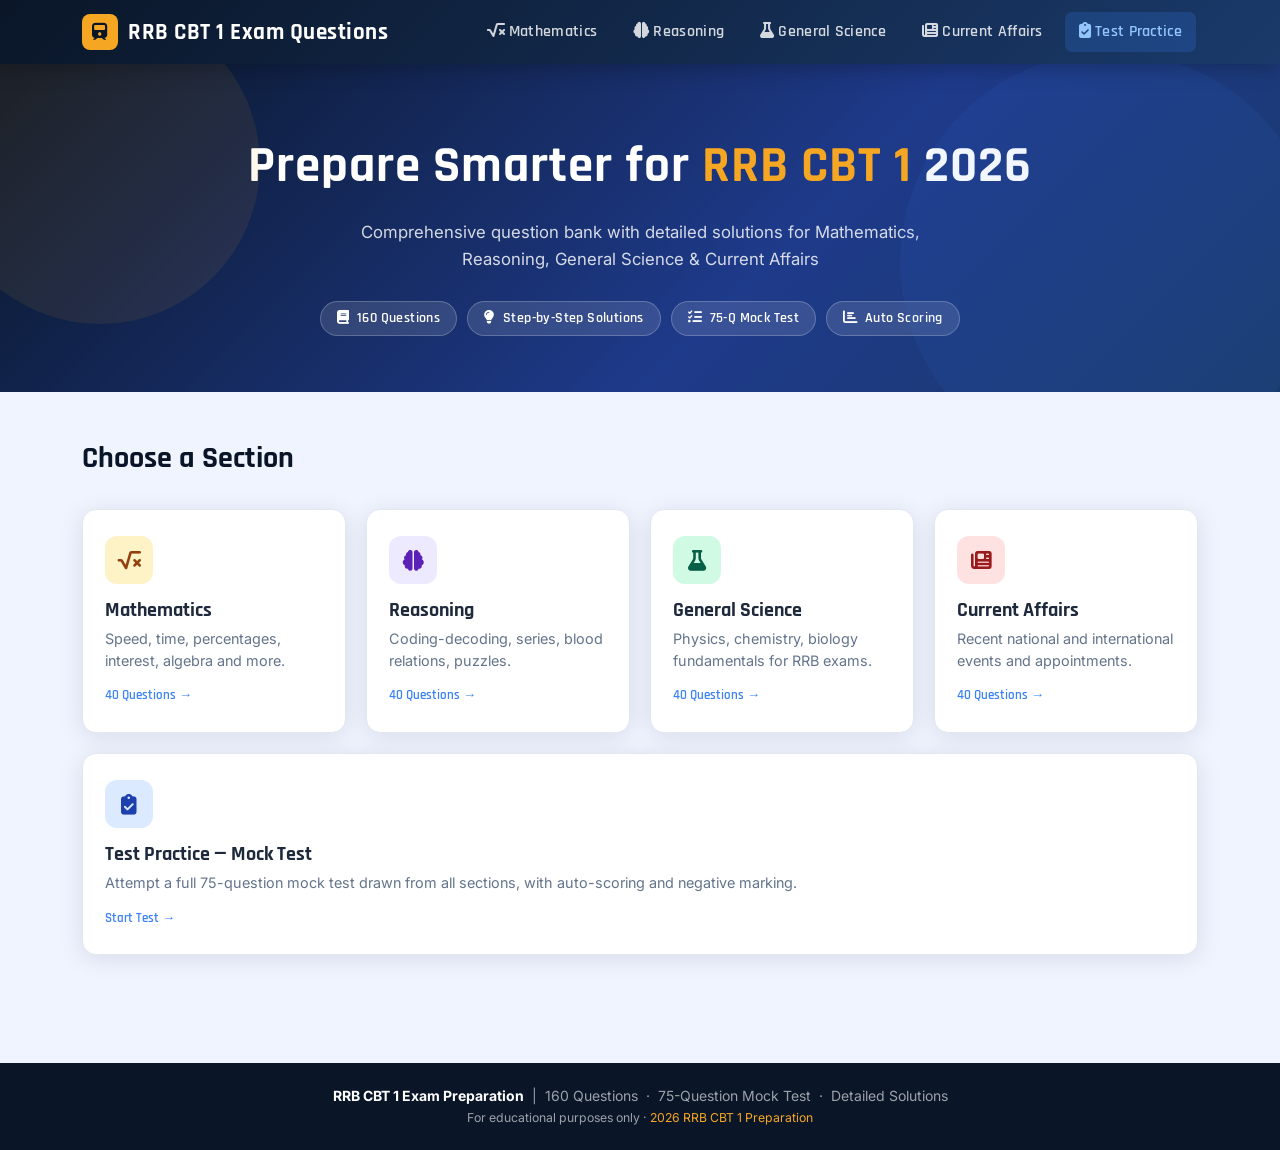
<file: index.html>
<!DOCTYPE html>
<html lang="en">

<head>
    <meta charset="UTF-8" />
    <meta name="viewport" content="width=device-width, initial-scale=1.0" />
    <title>RRB CBT 1 Exam Questions</title>
    <link href="https://cdnjs.cloudflare.com/ajax/libs/bootstrap/5.3.2/css/bootstrap.min.css" rel="stylesheet" />
    <link href="https://cdnjs.cloudflare.com/ajax/libs/font-awesome/6.4.0/css/all.min.css" rel="stylesheet" />
    <link href="style.css" rel="stylesheet" />
    <meta name="google-adsense-account" content="ca-pub-1684242835147633">
    <script async src="https://pagead2.googlesyndication.com/pagead/js/adsbygoogle.js?client=ca-pub-1684242835147633"
     crossorigin="anonymous"></script>
    <meta name="google-site-verification" content="H7gB5AGytu3hASQ3pwpH16zcMU7SUrdKjeU1gX_VIaM" />
    <style>
        .home-grid {
            display: grid;
            grid-template-columns: repeat(auto-fit, minmax(240px, 1fr));
            gap: 20px;
            margin: 8px 0 40px;
        }

        .home-card {
            background: var(--rail-card);
            border-radius: 14px;
            border: 1px solid var(--border-light);
            box-shadow: var(--shadow);
            padding: 26px 22px;
            text-decoration: none;
            color: var(--text-primary);
            transition: transform 0.18s, box-shadow 0.18s;
            display: block;
        }

        .home-card:hover {
            transform: translateY(-4px);
            box-shadow: 0 8px 36px rgba(10, 22, 40, 0.14);
            color: var(--text-primary);
        }

        .home-card .home-icon {
            width: 48px;
            height: 48px;
            border-radius: 12px;
            display: flex;
            align-items: center;
            justify-content: center;
            font-size: 1.3rem;
            margin-bottom: 14px;
        }

        .home-card h3 {
            font-family: 'Rajdhani', sans-serif;
            font-weight: 700;
            font-size: 1.25rem;
            margin-bottom: 6px;
        }

        .home-card p {
            font-size: 0.9rem;
            color: var(--text-muted);
            margin-bottom: 10px;
        }

        .home-card .home-count {
            font-family: 'Rajdhani', sans-serif;
            font-weight: 600;
            font-size: 0.82rem;
            color: var(--rail-bright);
        }
    </style>
</head>

<body>

    <!-- NAVBAR -->
    <nav class="navbar navbar-expand-lg main-navbar">
        <div class="container">
            <a class="navbar-brand" href="index.html">
                <div class="brand-icon"><i class="fas fa-train"></i></div>
                RRB CBT 1 Exam Questions
            </a>
            <button class="navbar-toggler" type="button" data-bs-toggle="collapse" data-bs-target="#navbarNav">
                <span class="navbar-toggler-icon"></span>
            </button>
            <div class="collapse navbar-collapse justify-content-end" id="navbarNav">
                <div class="navbar-nav gap-1">
                    <a class="nav-link-custom" href="mathematics.html"><i
                            class="fas fa-square-root-alt me-1"></i>Mathematics</a>
                    <a class="nav-link-custom" href="reasoning.html"><i class="fas fa-brain me-1"></i>Reasoning</a>
                    <a class="nav-link-custom" href="science.html"><i class="fas fa-flask me-1"></i>General Science</a>
                    <a class="nav-link-custom" href="affairs.html"><i class="fas fa-newspaper me-1"></i>Current
                        Affairs</a>
                    <a class="nav-link-custom test-link" href="test.html"><i
                            class="fas fa-clipboard-check me-1"></i>Test Practice</a>
                </div>
            </div>
        </div>
    </nav>

    <!-- HERO -->
    <section class="hero-section" id="hero">
        <div class="container">
            <div class="hero-title">Prepare Smarter for <span>RRB CBT 1</span> 2026</div>
            <p class="hero-subtitle">Comprehensive question bank with detailed solutions for Mathematics, Reasoning,
                General Science & Current Affairs</p>
            <div class="hero-badges">
                <span class="hero-badge"><i class="fas fa-book me-1"></i> 160 Questions</span>
                <span class="hero-badge"><i class="fas fa-lightbulb me-1"></i> Step-by-Step Solutions</span>
                <span class="hero-badge"><i class="fas fa-tasks me-1"></i> 75-Q Mock Test</span>
                <span class="hero-badge"><i class="fas fa-chart-bar me-1"></i> Auto Scoring</span>
            </div>
        </div>
    </section>

    <!-- MAIN CONTENT -->
    <div class="container py-2" id="mainContent">
        <div class="section-header">
            <div class="section-title">Choose a Section</div>
        </div>
        <div class="home-grid">
            <a class="home-card" href="mathematics.html">
                <div class="home-icon" style="background:#fef3c7;color:#92400e"><i class="fas fa-square-root-alt"></i>
                </div>
                <h3>Mathematics</h3>
                <p>Speed, time, percentages, interest, algebra and more.</p>
                <span class="home-count">40 Questions →</span>
            </a>
            <a class="home-card" href="reasoning.html">
                <div class="home-icon" style="background:#ede9fe;color:#5b21b6"><i class="fas fa-brain"></i></div>
                <h3>Reasoning</h3>
                <p>Coding-decoding, series, blood relations, puzzles.</p>
                <span class="home-count">40 Questions →</span>
            </a>
            <a class="home-card" href="science.html">
                <div class="home-icon" style="background:#d1fae5;color:#065f46"><i class="fas fa-flask"></i></div>
                <h3>General Science</h3>
                <p>Physics, chemistry, biology fundamentals for RRB exams.</p>
                <span class="home-count">40 Questions →</span>
            </a>
            <a class="home-card" href="affairs.html">
                <div class="home-icon" style="background:#fee2e2;color:#991b1b"><i class="fas fa-newspaper"></i></div>
                <h3>Current Affairs</h3>
                <p>Recent national and international events and appointments.</p>
                <span class="home-count">40 Questions →</span>
            </a>
            <a class="home-card" href="test.html" style="grid-column: 1 / -1;">
                <div class="home-icon" style="background:#dbeafe;color:#1e40af"><i class="fas fa-clipboard-check"></i>
                </div>
                <h3>Test Practice — Mock Test</h3>
                <p>Attempt a full 75-question mock test drawn from all sections, with auto-scoring and negative marking.
                </p>
                <span class="home-count">Start Test →</span>
            </a>
        </div>
    </div>

    <!-- FOOTER -->
    <footer class="main-footer">
        <div class="container">
            <strong style="color:#fff">RRB CBT 1 Exam Preparation</strong> &nbsp;|&nbsp;
            160 Questions &nbsp;·&nbsp; 75-Question Mock Test &nbsp;·&nbsp; Detailed Solutions<br>
            <small>For educational purposes only · <span>2026 RRB CBT 1 Preparation</span></small>
        </div>
    </footer>

    <script src="https://cdnjs.cloudflare.com/ajax/libs/bootstrap/5.3.2/js/bootstrap.bundle.min.js"></script>
</body>

</html>
</file>
<file: style.css>
@import url('https://fonts.googleapis.com/css2?family=Rajdhani:wght@400;500;600;700&family=Inter:wght@300;400;500;600&display=swap');

        :root {
            --rail-navy: #0a1628;
            --rail-blue: #1a3a6b;
            --rail-accent: #f5a623;
            --rail-bright: #3b82f6;
            --rail-green: #10b981;
            --rail-red: #ef4444;
            --rail-light: #f0f4ff;
            --rail-card: #ffffff;
            --text-primary: #1e293b;
            --text-muted: #64748b;
            --border-light: #e2e8f0;
            --shadow: 0 4px 24px rgba(10, 22, 40, 0.10);
        }

        * {
            box-sizing: border-box;
            margin: 0;
            padding: 0;
        }

        body {
            font-family: 'Inter', sans-serif;
            background: var(--rail-light);
            color: var(--text-primary);
            min-height: 100vh;
        }

        /* ====== NAVBAR ====== */
        .main-navbar {
            background: linear-gradient(135deg, var(--rail-navy) 0%, var(--rail-blue) 100%);
            padding: 0;
            box-shadow: 0 4px 20px rgba(0, 0, 0, 0.25);
            position: sticky;
            top: 0;
            z-index: 1000;
        }

        .navbar-brand {
            font-family: 'Rajdhani', sans-serif;
            font-size: 1.45rem;
            font-weight: 700;
            color: #fff !important;
            letter-spacing: 0.5px;
            display: flex;
            align-items: center;
            gap: 10px;
            padding: 14px 0;
        }

        .navbar-brand .brand-icon {
            background: var(--rail-accent);
            color: var(--rail-navy);
            width: 36px;
            height: 36px;
            border-radius: 8px;
            display: flex;
            align-items: center;
            justify-content: center;
            font-size: 1.1rem;
            font-weight: 900;
            flex-shrink: 0;
        }

        .navbar-toggler {
            border: 1.5px solid rgba(255, 255, 255, 0.3);
            color: #fff;
        }

        .navbar-toggler-icon {
            filter: invert(1);
        }

        .nav-link-custom {
            color: rgba(255, 255, 255, 0.82) !important;
            font-family: 'Rajdhani', sans-serif;
            font-weight: 600;
            font-size: 1.01rem;
            padding: 8px 14px !important;
            border-radius: 7px;
            margin: 4px 2px;
            transition: all 0.2s;
            cursor: pointer;
            letter-spacing: 0.3px;
            border: none;
            background: none;
            text-decoration: none;
            display: inline-block;
        }

        .nav-link-custom:hover,
        .nav-link-custom.active {
            background: var(--rail-accent) !important;
            color: var(--rail-navy) !important;
        }

        .nav-link-custom.test-link {
            background: rgba(59, 130, 246, 0.2);
            color: #93c5fd !important;
        }

        .nav-link-custom.test-link:hover,
        .nav-link-custom.test-link.active {
            background: var(--rail-bright) !important;
            color: #fff !important;
        }

        /* ====== HERO ====== */
        .hero-section {
            background: linear-gradient(135deg, var(--rail-navy) 0%, #1e3a8a 60%, #1a3a6b 100%);
            color: #fff;
            padding: 64px 0 56px;
            text-align: center;
            position: relative;
            overflow: hidden;
        }

        .hero-section::before {
            content: '';
            position: absolute;
            top: -60px;
            left: -60px;
            width: 320px;
            height: 320px;
            border-radius: 50%;
            background: rgba(245, 166, 35, 0.08);
            pointer-events: none;
        }

        .hero-section::after {
            content: '';
            position: absolute;
            bottom: -80px;
            right: -40px;
            width: 420px;
            height: 420px;
            border-radius: 50%;
            background: rgba(59, 130, 246, 0.07);
            pointer-events: none;
        }

        .hero-title {
            font-family: 'Rajdhani', sans-serif;
            font-size: clamp(2rem, 5vw, 3.2rem);
            font-weight: 700;
            letter-spacing: 1px;
            margin-bottom: 14px;
        }

        .hero-title span {
            color: var(--rail-accent);
        }

        .hero-subtitle {
            font-size: 1.05rem;
            opacity: 0.82;
            max-width: 560px;
            margin: 0 auto 28px;
            line-height: 1.6;
        }

        .hero-badges {
            display: flex;
            gap: 10px;
            justify-content: center;
            flex-wrap: wrap;
        }

        .hero-badge {
            background: rgba(255, 255, 255, 0.12);
            border: 1px solid rgba(255, 255, 255, 0.22);
            padding: 6px 16px;
            border-radius: 20px;
            font-size: 0.875rem;
            font-family: 'Rajdhani', sans-serif;
            font-weight: 600;
            letter-spacing: 0.4px;
        }

        /* ====== SECTION HEADER ====== */
        .section-header {
            padding: 36px 0 20px;
        }

        .section-title {
            font-family: 'Rajdhani', sans-serif;
            font-size: 1.9rem;
            font-weight: 700;
            color: var(--rail-navy);
            display: flex;
            align-items: center;
            gap: 12px;
        }

        .section-title .section-icon {
            width: 40px;
            height: 40px;
            border-radius: 10px;
            display: flex;
            align-items: center;
            justify-content: center;
            font-size: 1.15rem;
            flex-shrink: 0;
        }

        .section-count {
            background: var(--rail-light);
            border: 1px solid var(--border-light);
            color: var(--text-muted);
            font-size: 0.82rem;
            font-family: 'Rajdhani', sans-serif;
            font-weight: 600;
            padding: 3px 12px;
            border-radius: 20px;
            letter-spacing: 0.5px;
        }

        /* ====== QUESTION CARDS ====== */
        .q-card {
            background: var(--rail-card);
            border-radius: 14px;
            border: 1px solid var(--border-light);
            box-shadow: var(--shadow);
            margin-bottom: 20px;
            overflow: hidden;
            transition: transform 0.18s, box-shadow 0.18s;
        }

        .q-card:hover {
            transform: translateY(-2px);
            box-shadow: 0 8px 36px rgba(10, 22, 40, 0.14);
        }

        .q-card-header {
            padding: 16px 20px 14px;
            border-bottom: 1px solid var(--border-light);
            display: flex;
            align-items: flex-start;
            gap: 12px;
        }

        .q-num {
            font-family: 'Rajdhani', sans-serif;
            font-weight: 700;
            font-size: 0.82rem;
            background: var(--rail-navy);
            color: #fff;
            padding: 4px 10px;
            border-radius: 20px;
            flex-shrink: 0;
            margin-top: 2px;
            letter-spacing: 0.5px;
        }

        .q-text {
            font-weight: 500;
            font-size: 0.975rem;
            line-height: 1.55;
            color: var(--text-primary);
        }

        .q-card-body {
            padding: 16px 20px;
        }

        .answer-label {
            font-family: 'Rajdhani', sans-serif;
            font-weight: 700;
            font-size: 0.82rem;
            color: var(--rail-green);
            letter-spacing: 0.8px;
            text-transform: uppercase;
            margin-bottom: 4px;
            display: flex;
            align-items: center;
            gap: 6px;
        }

        .answer-text {
            font-weight: 600;
            color: var(--rail-navy);
            font-size: 0.96rem;
            margin-bottom: 10px;
        }

        .solution-toggle {
            background: none;
            border: 1.5px solid var(--rail-bright);
            color: var(--rail-bright);
            font-family: 'Rajdhani', sans-serif;
            font-weight: 600;
            font-size: 0.88rem;
            padding: 5px 14px;
            border-radius: 6px;
            cursor: pointer;
            transition: all 0.18s;
            letter-spacing: 0.3px;
        }

        .solution-toggle:hover {
            background: var(--rail-bright);
            color: #fff;
        }

        .solution-box {
            background: #f0f7ff;
            border-left: 3px solid var(--rail-bright);
            border-radius: 0 8px 8px 0;
            padding: 12px 16px;
            margin-top: 12px;
            font-size: 0.9rem;
            line-height: 1.65;
            color: #1e3a5f;
        }

        .solution-box strong {
            color: var(--rail-navy);
        }

        /* ====== TEST PRACTICE ====== */
        .test-header {
            background: linear-gradient(135deg, var(--rail-navy), #1e3a8a);
            color: #fff;
            padding: 32px;
            border-radius: 16px;
            margin-bottom: 28px;
            display: flex;
            align-items: center;
            gap: 20px;
            flex-wrap: wrap;
        }

        .test-header-icon {
            font-size: 2.8rem;
            opacity: 0.9;
        }

        .test-meta {
            display: flex;
            gap: 20px;
            flex-wrap: wrap;
            margin-top: 10px;
        }

        .test-meta-item {
            background: rgba(255, 255, 255, 0.12);
            padding: 6px 14px;
            border-radius: 8px;
            font-family: 'Rajdhani', sans-serif;
            font-weight: 600;
            font-size: 0.9rem;
            display: flex;
            align-items: center;
            gap: 6px;
        }

        .test-q-card {
            background: #fff;
            border-radius: 12px;
            border: 1.5px solid var(--border-light);
            padding: 20px;
            margin-bottom: 18px;
            box-shadow: 0 2px 12px rgba(10, 22, 40, 0.07);
            transition: border-color 0.18s;
        }

        .test-q-card.answered {
            border-color: var(--rail-bright);
        }

        .test-q-num {
            font-family: 'Rajdhani', sans-serif;
            font-weight: 700;
            font-size: 0.8rem;
            color: var(--text-muted);
            letter-spacing: 0.8px;
            text-transform: uppercase;
            margin-bottom: 8px;
        }

        .test-q-text {
            font-weight: 500;
            font-size: 0.96rem;
            margin-bottom: 14px;
            line-height: 1.5;
        }

        .test-option {
            display: flex;
            align-items: center;
            gap: 10px;
            padding: 9px 14px;
            border-radius: 8px;
            border: 1.5px solid var(--border-light);
            margin-bottom: 8px;
            cursor: pointer;
            transition: all 0.15s;
            font-size: 0.93rem;
        }

        .test-option:hover {
            border-color: var(--rail-bright);
            background: #f0f7ff;
        }

        .test-option input[type=radio] {
            accent-color: var(--rail-bright);
            width: 16px;
            height: 16px;
        }

        .test-option.correct-ans {
            background: #d1fae5;
            border-color: var(--rail-green);
            color: #065f46;
        }

        .test-option.wrong-ans {
            background: #fee2e2;
            border-color: var(--rail-red);
            color: #7f1d1d;
        }

        .submit-btn {
            background: linear-gradient(135deg, var(--rail-accent), #f97316);
            border: none;
            color: var(--rail-navy);
            font-family: 'Rajdhani', sans-serif;
            font-weight: 700;
            font-size: 1.1rem;
            padding: 14px 48px;
            border-radius: 10px;
            cursor: pointer;
            transition: all 0.2s;
            letter-spacing: 0.5px;
            box-shadow: 0 4px 18px rgba(245, 166, 35, 0.35);
        }

        .submit-btn:hover {
            transform: translateY(-2px);
            box-shadow: 0 8px 28px rgba(245, 166, 35, 0.45);
        }

        /* ====== RESULT CARD ====== */
        .result-card {
            background: linear-gradient(135deg, var(--rail-navy), #1e3a8a);
            color: #fff;
            border-radius: 18px;
            padding: 40px 32px;
            text-align: center;
            margin-bottom: 32px;
        }

        .result-title {
            font-family: 'Rajdhani', sans-serif;
            font-size: 2rem;
            font-weight: 700;
            margin-bottom: 8px;
        }

        .result-score {
            font-family: 'Rajdhani', sans-serif;
            font-size: 4rem;
            font-weight: 700;
            color: var(--rail-accent);
            line-height: 1;
            margin: 16px 0;
        }

        .result-grid {
            display: grid;
            grid-template-columns: repeat(auto-fit, minmax(130px, 1fr));
            gap: 14px;
            margin-top: 24px;
        }

        .result-stat {
            background: rgba(255, 255, 255, 0.1);
            border-radius: 12px;
            padding: 14px 10px;
        }

        .result-stat-val {
            font-family: 'Rajdhani', sans-serif;
            font-size: 1.9rem;
            font-weight: 700;
        }

        .result-stat-label {
            font-size: 0.8rem;
            opacity: 0.75;
            margin-top: 2px;
        }

        /* ====== PROGRESS BAR ====== */
        .test-progress {
            position: sticky;
            top: 70px;
            background: #fff;
            border: 1px solid var(--border-light);
            border-radius: 10px;
            padding: 14px 18px;
            box-shadow: 0 2px 12px rgba(10, 22, 40, 0.08);
            z-index: 100;
            margin-bottom: 20px;
        }

        .progress-bar-rail {
            height: 8px;
            background: var(--border-light);
            border-radius: 4px;
            overflow: hidden;
            margin-top: 8px;
        }

        .progress-fill {
            height: 100%;
            background: linear-gradient(90deg, var(--rail-bright), var(--rail-green));
            border-radius: 4px;
            transition: width 0.3s;
        }

        /* ====== SECTION TAGs ====== */
        .section-tag {
            display: inline-block;
            font-family: 'Rajdhani', sans-serif;
            font-weight: 700;
            font-size: 0.75rem;
            padding: 2px 10px;
            border-radius: 12px;
            letter-spacing: 0.6px;
            margin-left: 8px;
        }

        .tag-math {
            background: #fef3c7;
            color: #92400e;
        }

        .tag-reasoning {
            background: #ede9fe;
            color: #5b21b6;
        }

        .tag-science {
            background: #d1fae5;
            color: #065f46;
        }

        .tag-affairs {
            background: #fee2e2;
            color: #991b1b;
        }

        /* ====== FOOTER ====== */
        .main-footer {
            background: var(--rail-navy);
            color: rgba(255, 255, 255, 0.6);
            text-align: center;
            padding: 22px;
            font-size: 0.875rem;
            margin-top: 60px;
        }

        .main-footer span {
            color: var(--rail-accent);
        }

        /* ====== ANIMATIONS ====== */
        @keyframes fadeInUp {
            from {
                opacity: 0;
                transform: translateY(22px);
            }

            to {
                opacity: 1;
                transform: translateY(0);
            }
        }

        .animate-in {
            animation: fadeInUp 0.38s ease both;
        }

        .animate-in:nth-child(n) {
            animation-delay: calc(n * 0.03s);
        }

        /* ====== RESPONSIVE ====== */
        @media (max-width: 767px) {
            .hero-section {
                padding: 40px 0 36px;
            }

            .test-header {
                flex-direction: column;
                gap: 12px;
            }

            .result-card {
                padding: 28px 18px;
            }

            .result-score {
                font-size: 3rem;
            }

            .nav-link-custom {
                font-size: 0.96rem;
                padding: 8px 10px !important;
            }
        }

        @media (max-width: 480px) {
            .navbar-brand {
                font-size: 1.1rem;
            }

            .q-card-header {
                flex-direction: column;
                gap: 6px;
            }

            .result-grid {
                grid-template-columns: repeat(2, 1fr);
            }
        }
</file>
